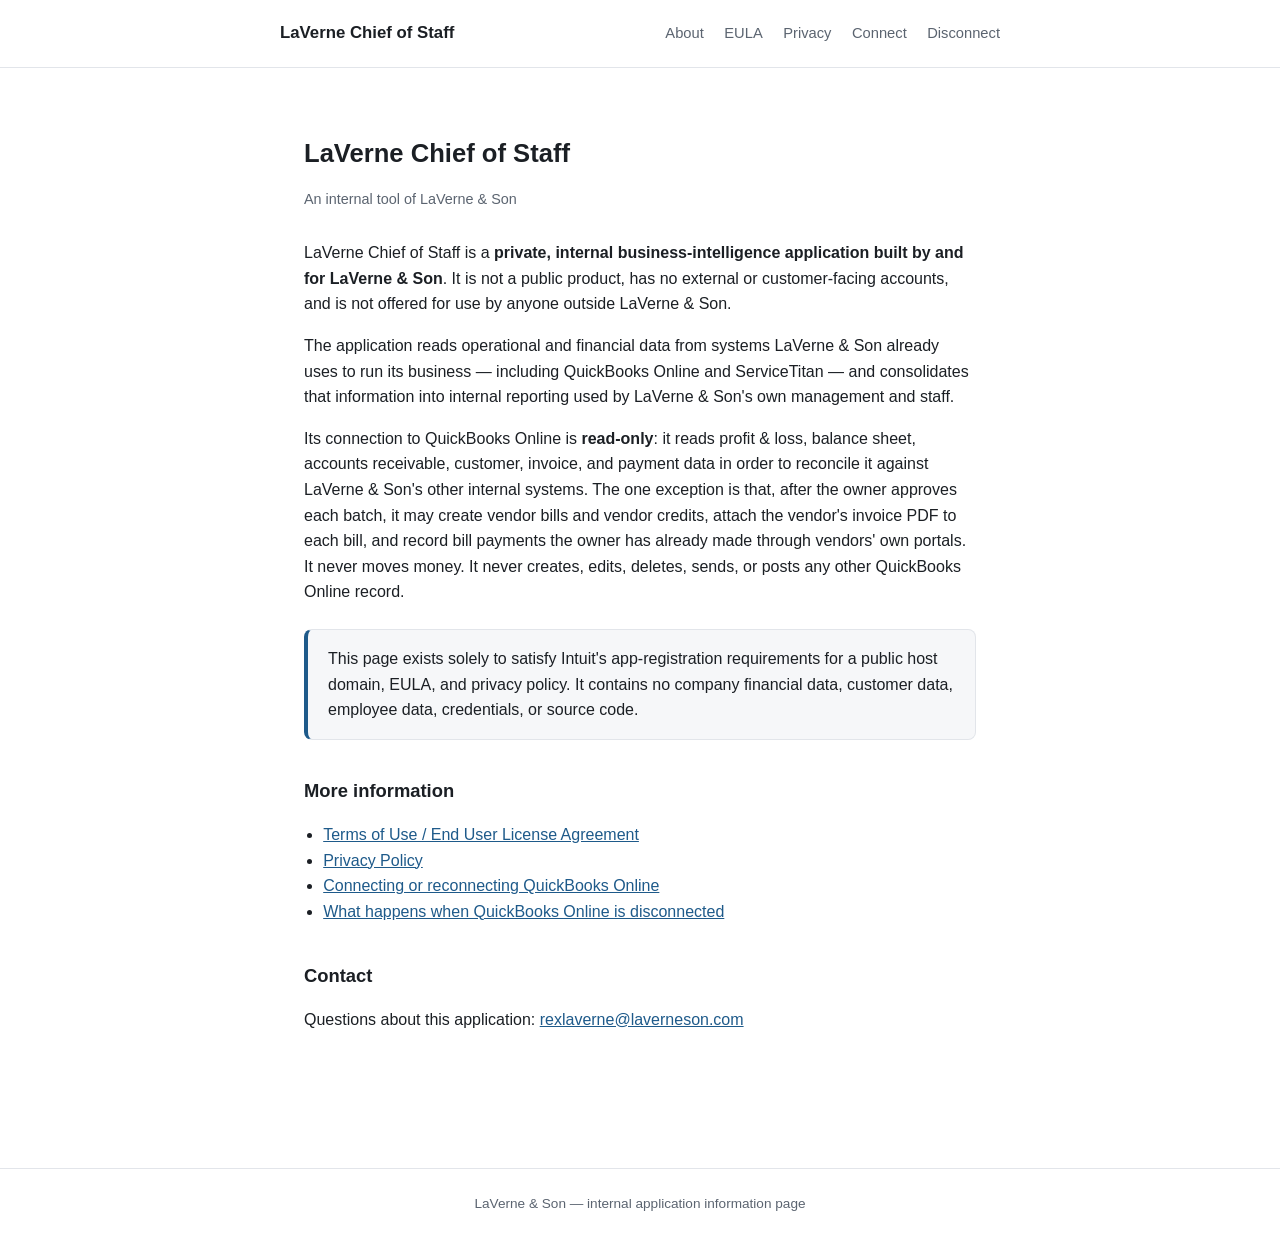
<file: index.html>
<!doctype html>
<html lang="en">
<head>
<meta charset="utf-8">
<meta name="viewport" content="width=device-width, initial-scale=1">
<title>LaVerne Chief of Staff</title>
<link rel="stylesheet" href="style.css">
</head>
<body>
<header class="site">
  <div class="wrap">
    <a class="brand" href="index.html">LaVerne Chief of Staff</a>
    <nav class="site">
      <a href="index.html">About</a>
      <a href="eula.html">EULA</a>
      <a href="privacy.html">Privacy</a>
      <a href="connect.html">Connect</a>
      <a href="disconnected.html">Disconnect</a>
    </nav>
  </div>
</header>

<main class="wrap">
  <h1>LaVerne Chief of Staff</h1>
  <p class="meta">An internal tool of LaVerne &amp; Son</p>

  <p>
    LaVerne Chief of Staff is a <strong>private, internal business-intelligence
    application built by and for LaVerne &amp; Son</strong>. It is not a public
    product, has no external or customer-facing accounts, and is not offered for
    use by anyone outside LaVerne &amp; Son.
  </p>

  <p>
    The application reads operational and financial data from systems LaVerne
    &amp; Son already uses to run its business — including QuickBooks Online and
    ServiceTitan — and consolidates that information into internal reporting used
    by LaVerne &amp; Son's own management and staff.
  </p>

  <p>
    Its connection to QuickBooks Online is <strong>read-only</strong>: it reads
    profit &amp; loss, balance sheet, accounts receivable, customer, invoice, and
    payment data in order to reconcile it against LaVerne &amp; Son's other
    internal systems. The one exception is that, after the owner approves each
    batch, it may create vendor bills and vendor credits, attach the vendor's
    invoice PDF to each bill, and record bill payments the owner has already
    made through vendors' own portals. It never moves money. It never creates, edits, deletes, sends, or posts any other
    QuickBooks Online record.
  </p>

  <div class="callout notice">
    This page exists solely to satisfy Intuit's app-registration requirements
    for a public host domain, EULA, and privacy policy. It contains no company
    financial data, customer data, employee data, credentials, or source code.
  </div>

  <h2>More information</h2>
  <ul>
    <li><a href="eula.html">Terms of Use / End User License Agreement</a></li>
    <li><a href="privacy.html">Privacy Policy</a></li>
    <li><a href="connect.html">Connecting or reconnecting QuickBooks Online</a></li>
    <li><a href="disconnected.html">What happens when QuickBooks Online is disconnected</a></li>
  </ul>

  <h2>Contact</h2>
  <p>Questions about this application: <a href="mailto:rexlaverne@laverneson.com">rexlaverne@laverneson.com</a></p>
</main>

<footer class="site">LaVerne &amp; Son — internal application information page</footer>
</body>
</html>
</file>
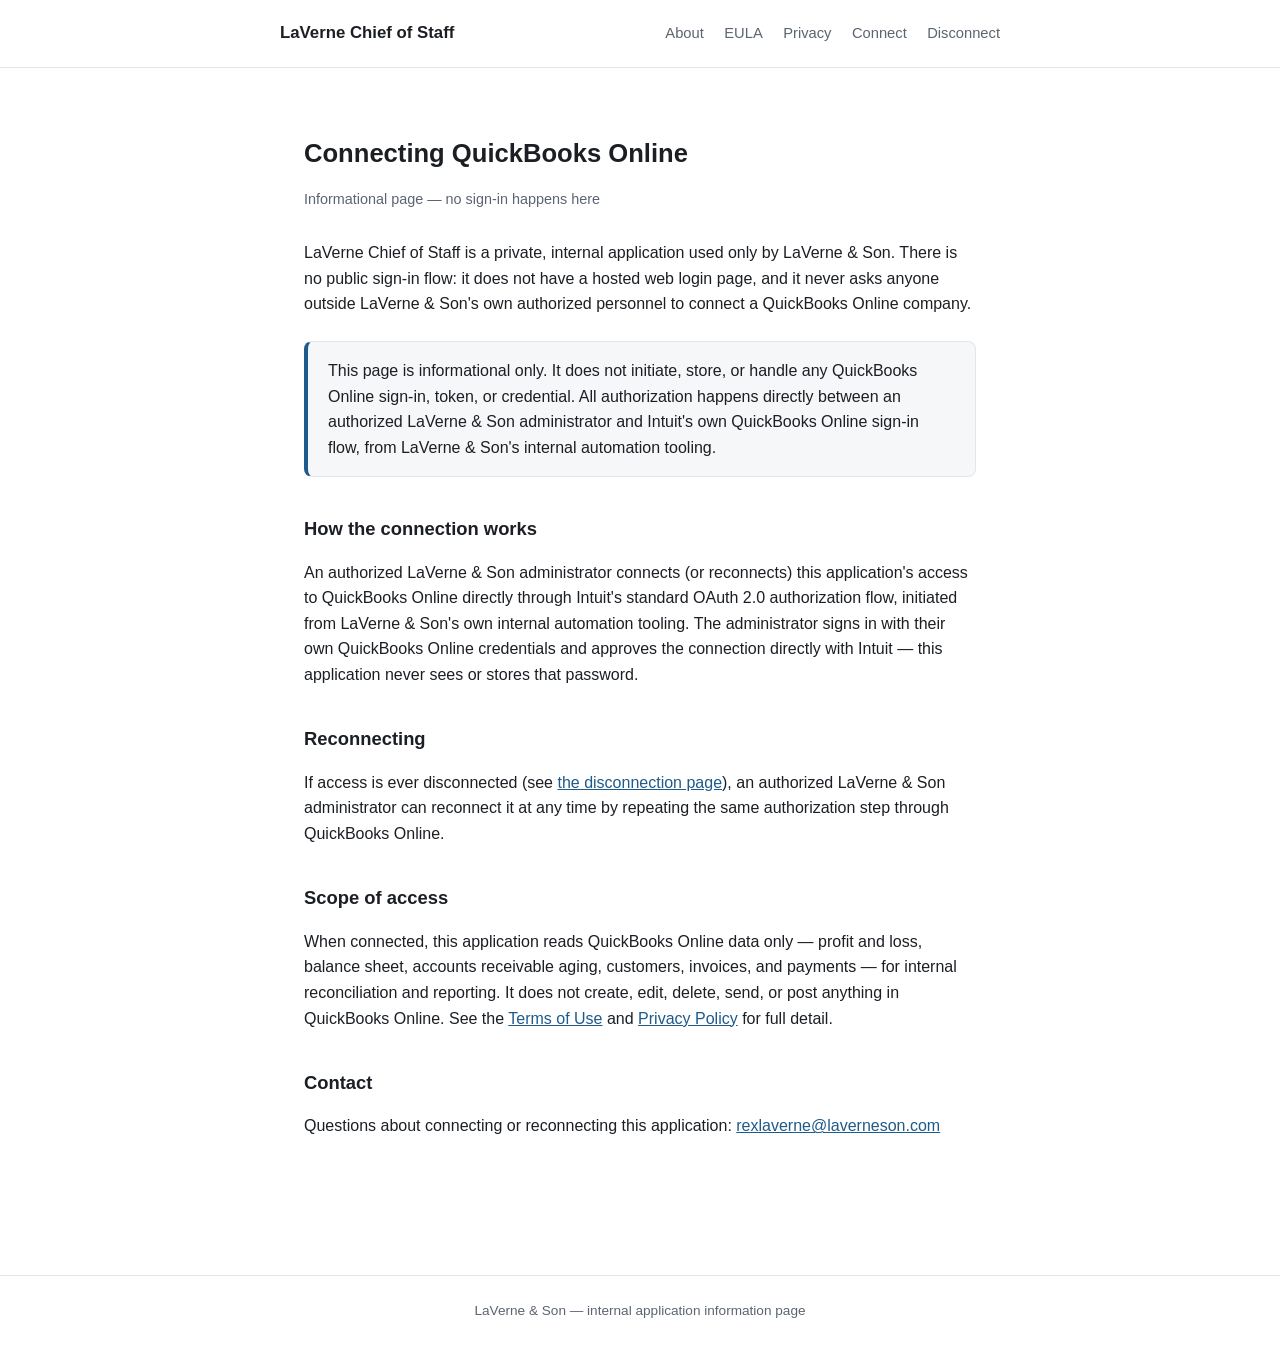
<file: connect.html>
<!doctype html>
<html lang="en">
<head>
<meta charset="utf-8">
<meta name="viewport" content="width=device-width, initial-scale=1">
<title>Connect / Reconnect — LaVerne Chief of Staff</title>
<link rel="stylesheet" href="style.css">
</head>
<body>
<header class="site">
  <div class="wrap">
    <a class="brand" href="index.html">LaVerne Chief of Staff</a>
    <nav class="site">
      <a href="index.html">About</a>
      <a href="eula.html">EULA</a>
      <a href="privacy.html">Privacy</a>
      <a href="connect.html">Connect</a>
      <a href="disconnected.html">Disconnect</a>
    </nav>
  </div>
</header>

<main class="wrap">
  <h1>Connecting QuickBooks Online</h1>
  <p class="meta">Informational page — no sign-in happens here</p>

  <p>
    LaVerne Chief of Staff is a private, internal application used only by
    LaVerne &amp; Son. There is no public sign-in flow: it does not have a
    hosted web login page, and it never asks anyone outside LaVerne &amp;
    Son's own authorized personnel to connect a QuickBooks Online company.
  </p>

  <div class="callout notice">
    This page is informational only. It does not initiate, store, or handle
    any QuickBooks Online sign-in, token, or credential. All authorization
    happens directly between an authorized LaVerne &amp; Son administrator
    and Intuit's own QuickBooks Online sign-in flow, from LaVerne &amp;
    Son's internal automation tooling.
  </div>

  <h2>How the connection works</h2>
  <p>
    An authorized LaVerne &amp; Son administrator connects (or reconnects)
    this application's access to QuickBooks Online directly through Intuit's
    standard OAuth 2.0 authorization flow, initiated from LaVerne &amp;
    Son's own internal automation tooling. The administrator signs in with
    their own QuickBooks Online credentials and approves the connection
    directly with Intuit — this application never sees or stores that
    password.
  </p>

  <h2>Reconnecting</h2>
  <p>
    If access is ever disconnected (see <a href="disconnected.html">the
    disconnection page</a>), an authorized LaVerne &amp; Son administrator
    can reconnect it at any time by repeating the same authorization step
    through QuickBooks Online.
  </p>

  <h2>Scope of access</h2>
  <p>
    When connected, this application reads QuickBooks Online data only —
    profit and loss, balance sheet, accounts receivable aging, customers,
    invoices, and payments — for internal reconciliation and reporting. It
    does not create, edit, delete, send, or post anything in QuickBooks
    Online. See the <a href="eula.html">Terms of Use</a> and
    <a href="privacy.html">Privacy Policy</a> for full detail.
  </p>

  <h2>Contact</h2>
  <p>
    Questions about connecting or reconnecting this application:
    <a href="mailto:rexlaverne@laverneson.com">rexlaverne@laverneson.com</a>
  </p>
</main>

<footer class="site">LaVerne &amp; Son — internal application information page</footer>
</body>
</html>
</file>
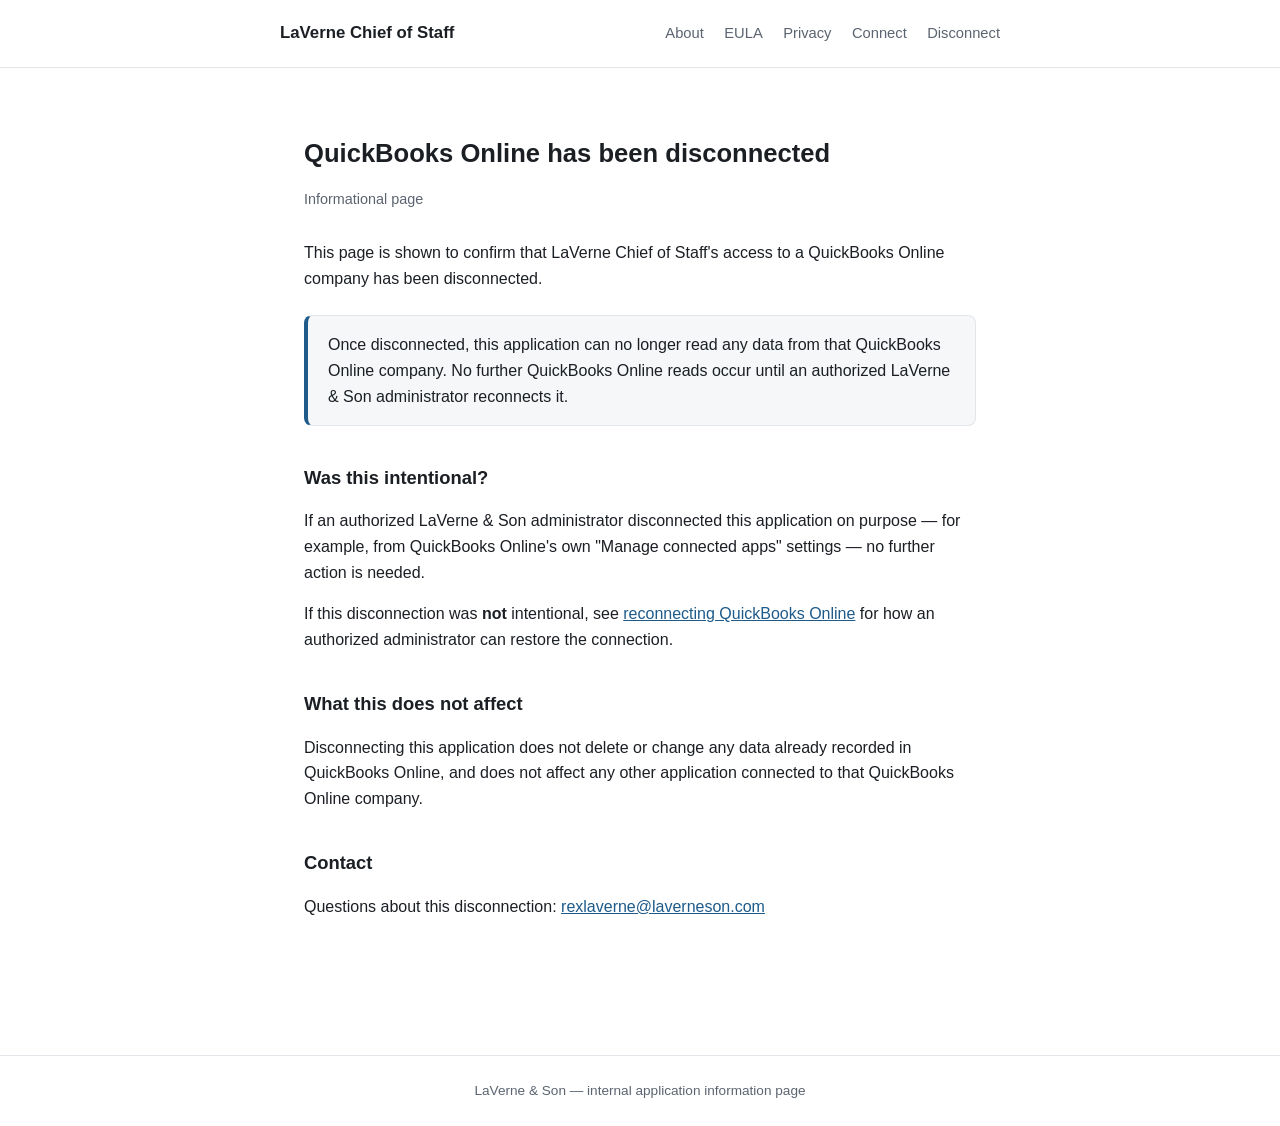
<file: disconnected.html>
<!doctype html>
<html lang="en">
<head>
<meta charset="utf-8">
<meta name="viewport" content="width=device-width, initial-scale=1">
<title>Disconnected — LaVerne Chief of Staff</title>
<link rel="stylesheet" href="style.css">
</head>
<body>
<header class="site">
  <div class="wrap">
    <a class="brand" href="index.html">LaVerne Chief of Staff</a>
    <nav class="site">
      <a href="index.html">About</a>
      <a href="eula.html">EULA</a>
      <a href="privacy.html">Privacy</a>
      <a href="connect.html">Connect</a>
      <a href="disconnected.html">Disconnect</a>
    </nav>
  </div>
</header>

<main class="wrap">
  <h1>QuickBooks Online has been disconnected</h1>
  <p class="meta">Informational page</p>

  <p>
    This page is shown to confirm that LaVerne Chief of Staff's access to a
    QuickBooks Online company has been disconnected.
  </p>

  <div class="callout notice">
    Once disconnected, this application can no longer read any data from
    that QuickBooks Online company. No further QuickBooks Online reads occur
    until an authorized LaVerne &amp; Son administrator reconnects it.
  </div>

  <h2>Was this intentional?</h2>
  <p>
    If an authorized LaVerne &amp; Son administrator disconnected this
    application on purpose — for example, from QuickBooks Online's own
    "Manage connected apps" settings — no further action is needed.
  </p>
  <p>
    If this disconnection was <strong>not</strong> intentional, see
    <a href="connect.html">reconnecting QuickBooks Online</a> for how an
    authorized administrator can restore the connection.
  </p>

  <h2>What this does not affect</h2>
  <p>
    Disconnecting this application does not delete or change any data
    already recorded in QuickBooks Online, and does not affect any other
    application connected to that QuickBooks Online company.
  </p>

  <h2>Contact</h2>
  <p>
    Questions about this disconnection:
    <a href="mailto:rexlaverne@laverneson.com">rexlaverne@laverneson.com</a>
  </p>
</main>

<footer class="site">LaVerne &amp; Son — internal application information page</footer>
</body>
</html>
</file>
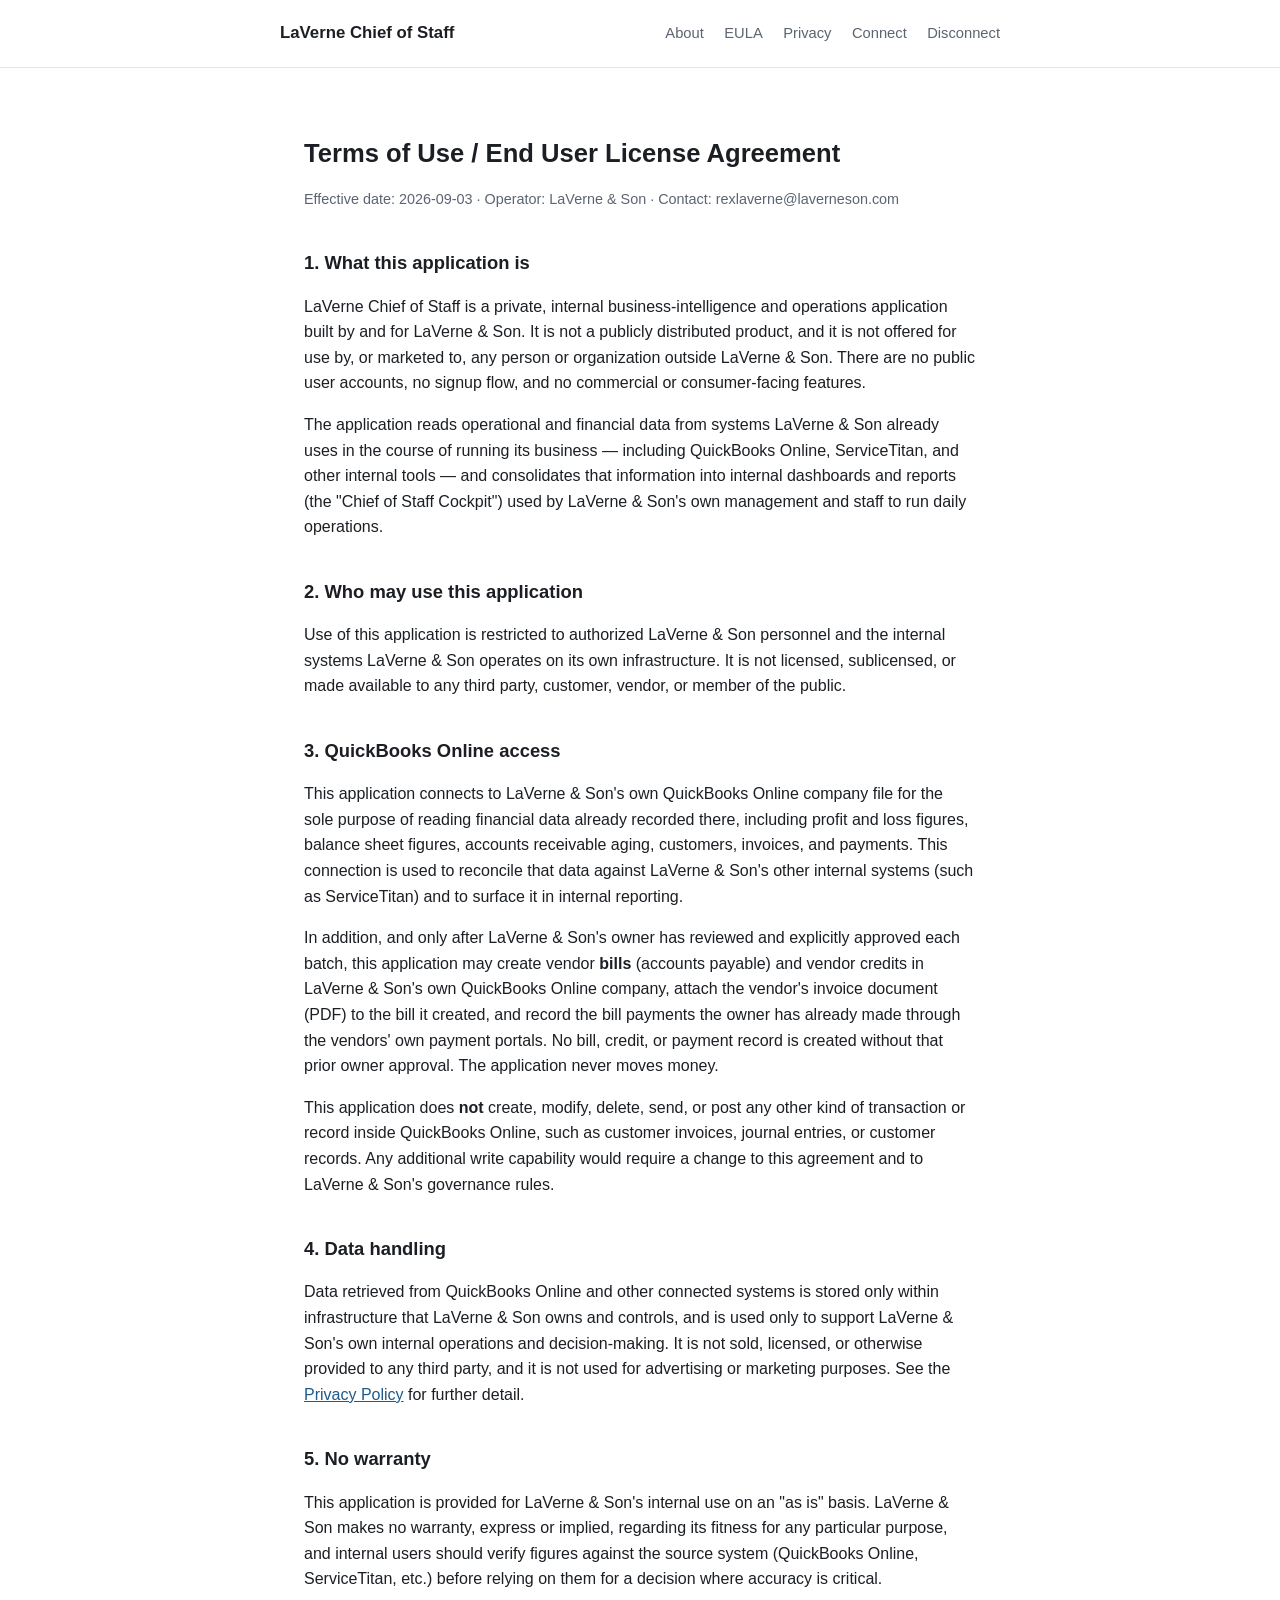
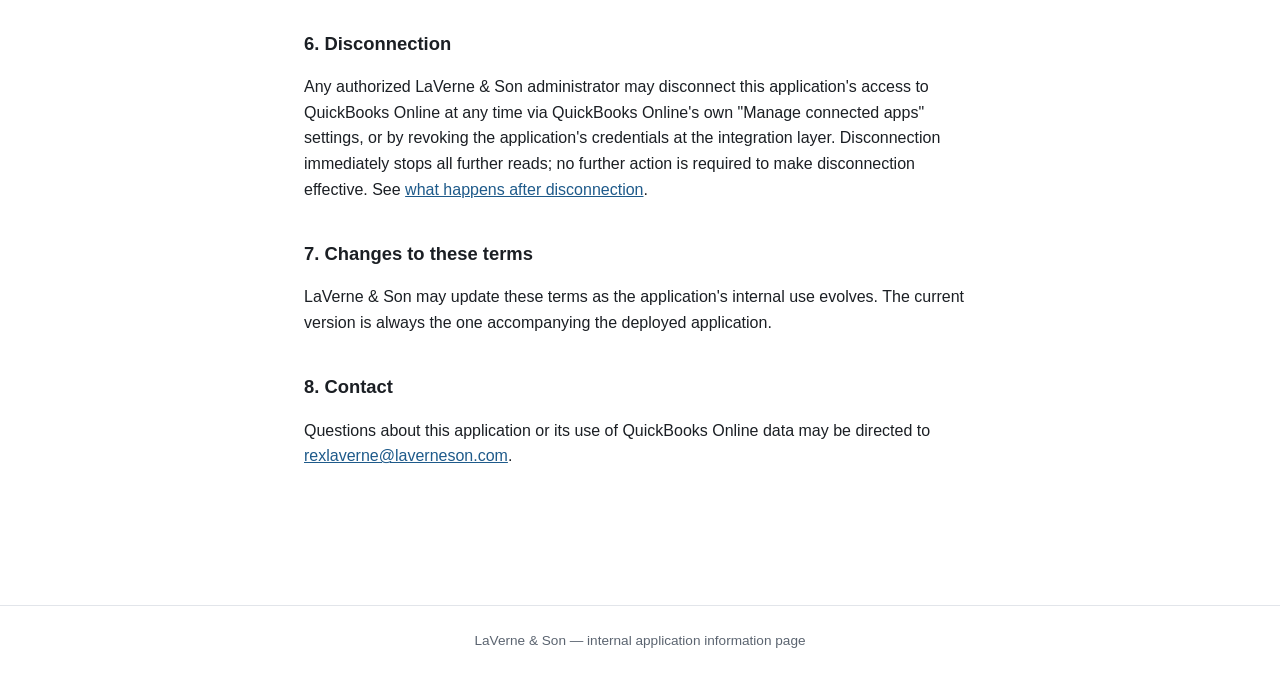
<file: eula.html>
<!doctype html>
<html lang="en">
<head>
<meta charset="utf-8">
<meta name="viewport" content="width=device-width, initial-scale=1">
<title>EULA — LaVerne Chief of Staff</title>
<link rel="stylesheet" href="style.css">
</head>
<body>
<header class="site">
  <div class="wrap">
    <a class="brand" href="index.html">LaVerne Chief of Staff</a>
    <nav class="site">
      <a href="index.html">About</a>
      <a href="eula.html">EULA</a>
      <a href="privacy.html">Privacy</a>
      <a href="connect.html">Connect</a>
      <a href="disconnected.html">Disconnect</a>
    </nav>
  </div>
</header>

<main class="wrap">
  <h1>Terms of Use / End User License Agreement</h1>
  <p class="meta">Effective date: 2026-09-03 &middot; Operator: LaVerne &amp; Son &middot; Contact: rexlaverne@laverneson.com</p>

  <h2>1. What this application is</h2>
  <p>
    LaVerne Chief of Staff is a private, internal business-intelligence and
    operations application built by and for LaVerne &amp; Son. It is not a
    publicly distributed product, and it is not offered for use by, or
    marketed to, any person or organization outside LaVerne &amp; Son. There
    are no public user accounts, no signup flow, and no commercial or
    consumer-facing features.
  </p>
  <p>
    The application reads operational and financial data from systems LaVerne
    &amp; Son already uses in the course of running its business — including
    QuickBooks Online, ServiceTitan, and other internal tools — and
    consolidates that information into internal dashboards and reports (the
    "Chief of Staff Cockpit") used by LaVerne &amp; Son's own management and
    staff to run daily operations.
  </p>

  <h2>2. Who may use this application</h2>
  <p>
    Use of this application is restricted to authorized LaVerne &amp; Son
    personnel and the internal systems LaVerne &amp; Son operates on its own
    infrastructure. It is not licensed, sublicensed, or made available to any
    third party, customer, vendor, or member of the public.
  </p>

  <h2>3. QuickBooks Online access</h2>
  <p>
    This application connects to LaVerne &amp; Son's own QuickBooks Online
    company file for the sole purpose of reading financial data already
    recorded there, including profit and loss figures, balance sheet
    figures, accounts receivable aging, customers, invoices, and payments.
    This connection is used to reconcile that data against LaVerne &amp;
    Son's other internal systems (such as ServiceTitan) and to surface it in
    internal reporting.
  </p>
  <p>
    In addition, and only after LaVerne &amp; Son's owner has reviewed and
    explicitly approved each batch, this application may create vendor
    <strong>bills</strong> (accounts payable) and vendor credits in LaVerne &amp;
    Son's own QuickBooks Online company, attach the vendor's invoice document
    (PDF) to the bill it created, and record the bill payments the owner has
    already made through the vendors' own payment portals. No bill, credit,
    or payment record is created without that prior owner approval. The
    application never moves money.
  </p>
  <p>
    This application does <strong>not</strong> create, modify, delete, send,
    or post any other kind of transaction or record inside QuickBooks Online,
    such as customer invoices, journal entries, or customer records. Any
    additional write capability would require a change to this agreement and
    to LaVerne &amp; Son's governance rules.
  </p>

  <h2>4. Data handling</h2>
  <p>
    Data retrieved from QuickBooks Online and other connected systems is
    stored only within infrastructure that LaVerne &amp; Son owns and
    controls, and is used only to support LaVerne &amp; Son's own internal
    operations and decision-making. It is not sold, licensed, or otherwise
    provided to any third party, and it is not used for advertising or
    marketing purposes. See the <a href="privacy.html">Privacy Policy</a> for
    further detail.
  </p>

  <h2>5. No warranty</h2>
  <p>
    This application is provided for LaVerne &amp; Son's internal use on an
    "as is" basis. LaVerne &amp; Son makes no warranty, express or implied,
    regarding its fitness for any particular purpose, and internal users
    should verify figures against the source system (QuickBooks Online,
    ServiceTitan, etc.) before relying on them for a decision where accuracy
    is critical.
  </p>

  <h2>6. Disconnection</h2>
  <p>
    Any authorized LaVerne &amp; Son administrator may disconnect this
    application's access to QuickBooks Online at any time via QuickBooks
    Online's own "Manage connected apps" settings, or by revoking the
    application's credentials at the integration layer. Disconnection
    immediately stops all further reads; no further action is required to
    make disconnection effective. See <a href="disconnected.html">what
    happens after disconnection</a>.
  </p>

  <h2>7. Changes to these terms</h2>
  <p>
    LaVerne &amp; Son may update these terms as the application's internal
    use evolves. The current version is always the one accompanying the
    deployed application.
  </p>

  <h2>8. Contact</h2>
  <p>
    Questions about this application or its use of QuickBooks Online data may
    be directed to <a href="mailto:rexlaverne@laverneson.com">rexlaverne@laverneson.com</a>.
  </p>
</main>

<footer class="site">LaVerne &amp; Son — internal application information page</footer>
</body>
</html>
</file>
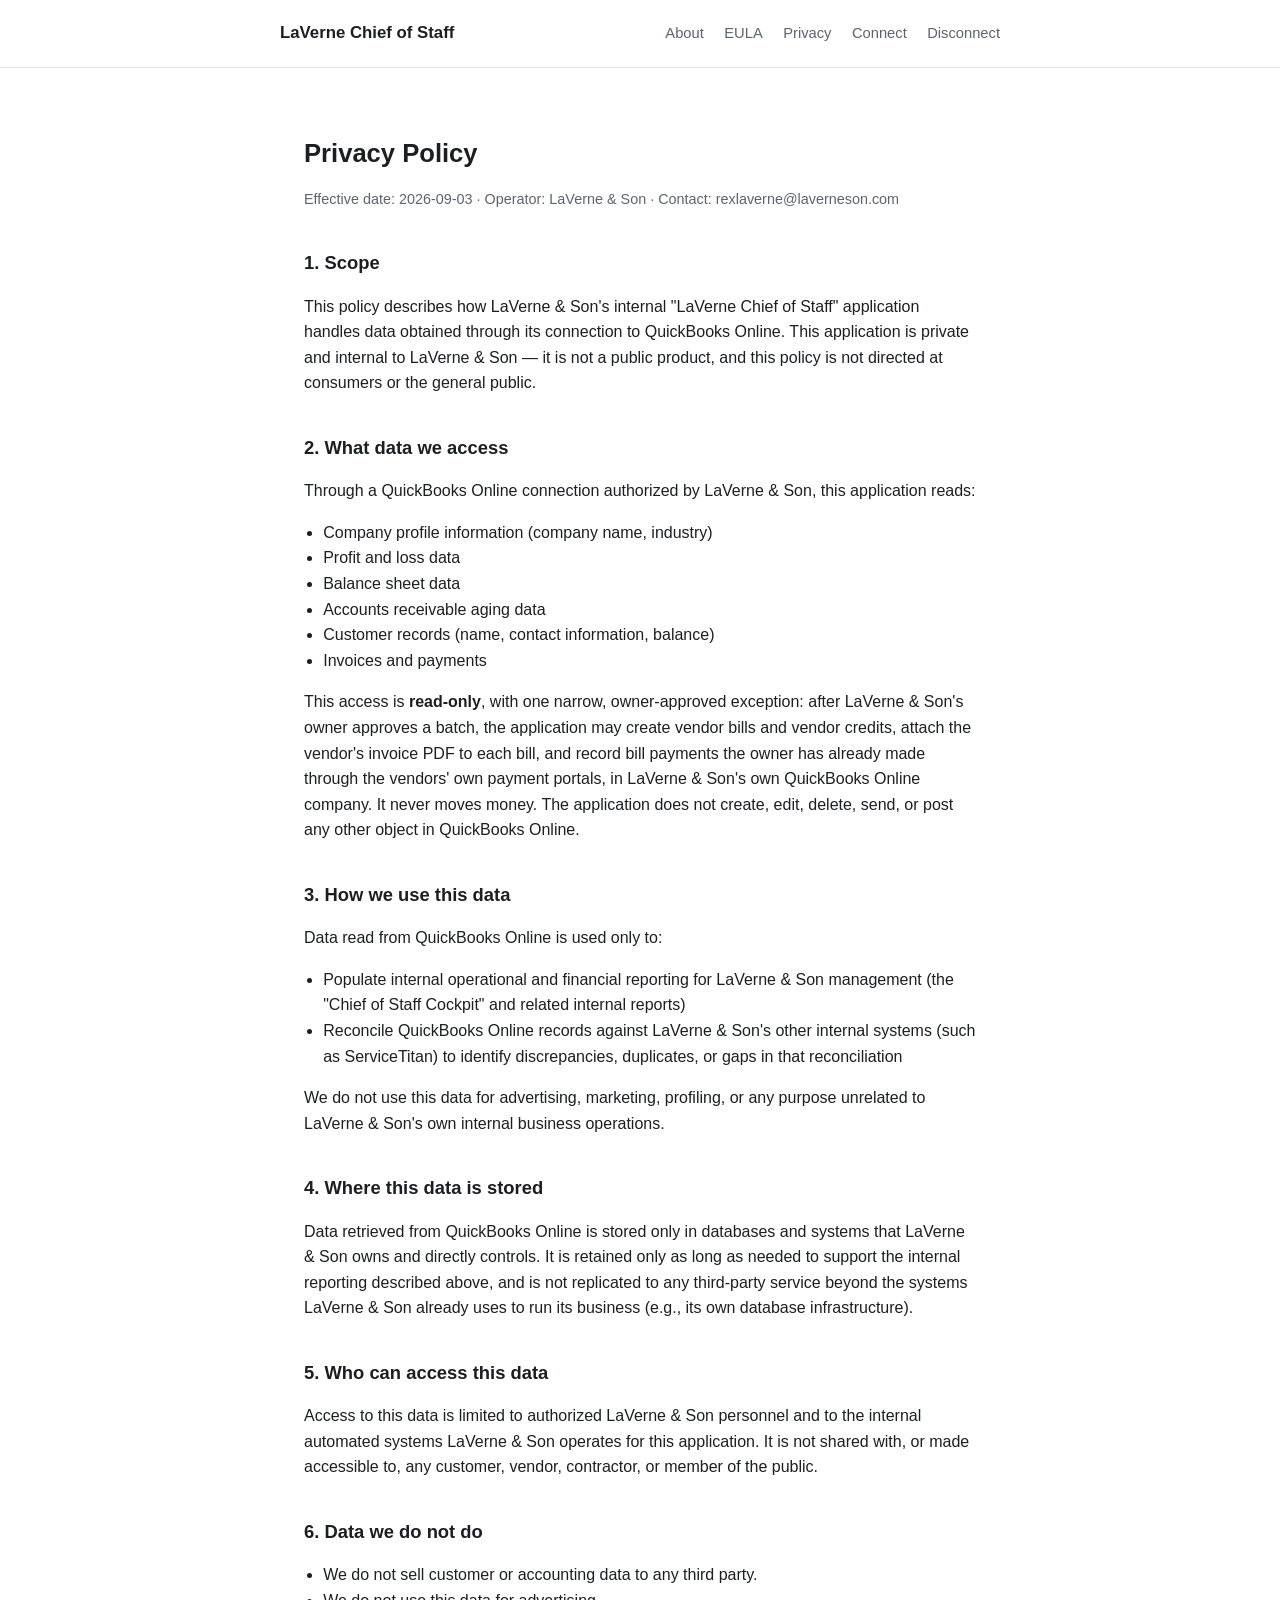
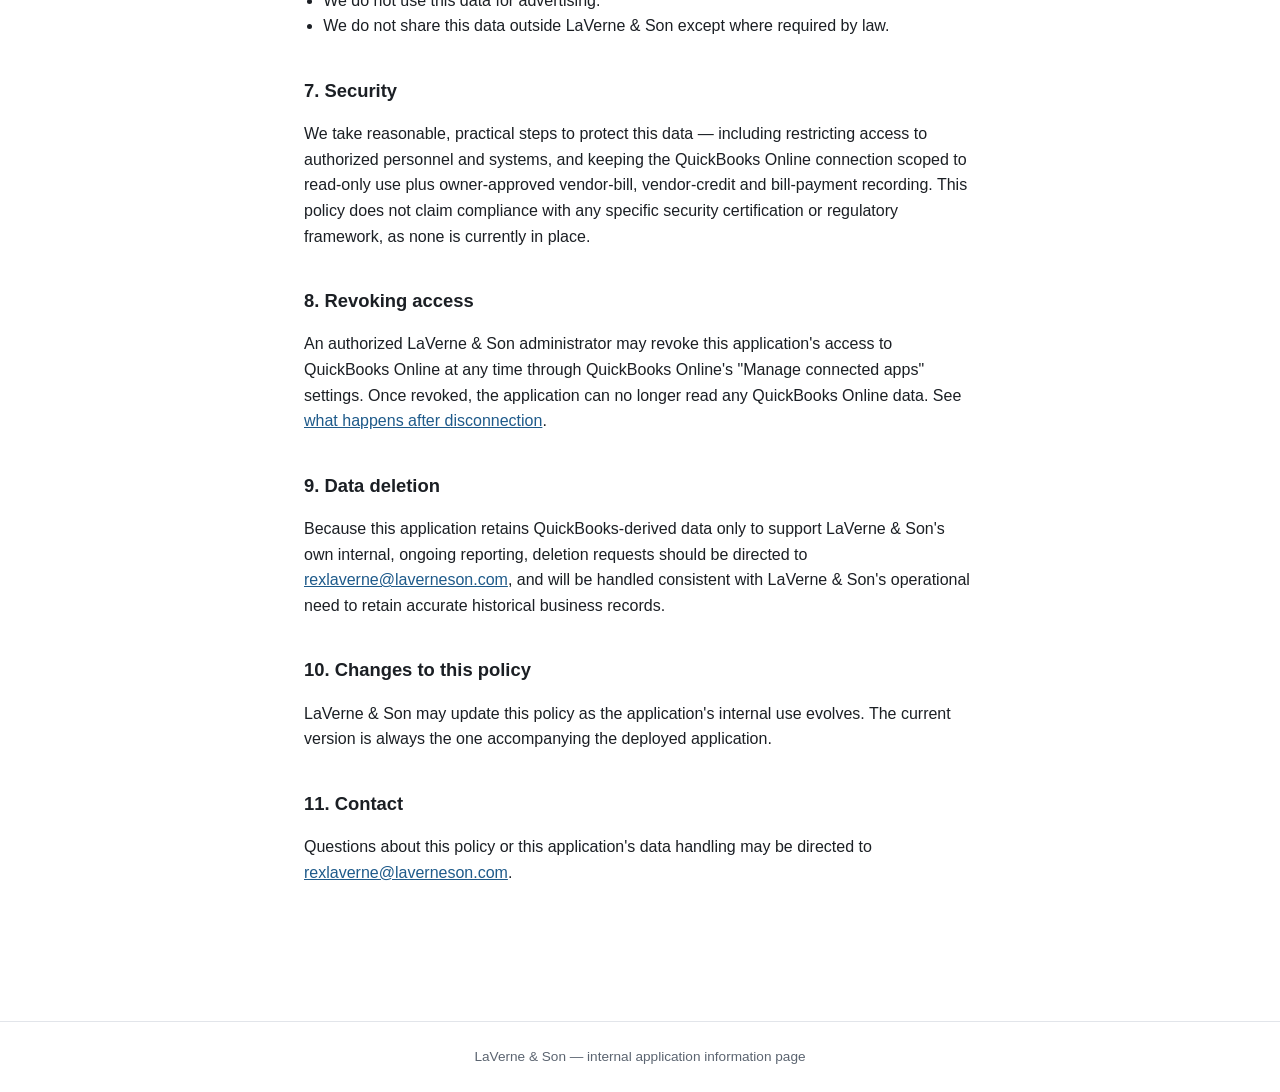
<file: privacy.html>
<!doctype html>
<html lang="en">
<head>
<meta charset="utf-8">
<meta name="viewport" content="width=device-width, initial-scale=1">
<title>Privacy Policy — LaVerne Chief of Staff</title>
<link rel="stylesheet" href="style.css">
</head>
<body>
<header class="site">
  <div class="wrap">
    <a class="brand" href="index.html">LaVerne Chief of Staff</a>
    <nav class="site">
      <a href="index.html">About</a>
      <a href="eula.html">EULA</a>
      <a href="privacy.html">Privacy</a>
      <a href="connect.html">Connect</a>
      <a href="disconnected.html">Disconnect</a>
    </nav>
  </div>
</header>

<main class="wrap">
  <h1>Privacy Policy</h1>
  <p class="meta">Effective date: 2026-09-03 &middot; Operator: LaVerne &amp; Son &middot; Contact: rexlaverne@laverneson.com</p>

  <h2>1. Scope</h2>
  <p>
    This policy describes how LaVerne &amp; Son's internal "LaVerne Chief of
    Staff" application handles data obtained through its connection to
    QuickBooks Online. This application is private and internal to LaVerne
    &amp; Son — it is not a public product, and this policy is not directed
    at consumers or the general public.
  </p>

  <h2>2. What data we access</h2>
  <p>Through a QuickBooks Online connection authorized by LaVerne &amp; Son, this application reads:</p>
  <ul>
    <li>Company profile information (company name, industry)</li>
    <li>Profit and loss data</li>
    <li>Balance sheet data</li>
    <li>Accounts receivable aging data</li>
    <li>Customer records (name, contact information, balance)</li>
    <li>Invoices and payments</li>
  </ul>
  <p>
    This access is <strong>read-only</strong>, with one narrow, owner-approved
    exception: after LaVerne &amp; Son's owner approves a batch, the
    application may create vendor bills and vendor credits, attach the
    vendor's invoice PDF to each bill, and record bill payments the owner has
    already made through the vendors' own payment portals, in LaVerne &amp; Son's
    own QuickBooks Online company. It never moves money. The
    application does not create, edit, delete, send, or post any other object
    in QuickBooks Online.
  </p>

  <h2>3. How we use this data</h2>
  <p>Data read from QuickBooks Online is used only to:</p>
  <ul>
    <li>Populate internal operational and financial reporting for LaVerne &amp; Son management (the "Chief of Staff Cockpit" and related internal reports)</li>
    <li>Reconcile QuickBooks Online records against LaVerne &amp; Son's other internal systems (such as ServiceTitan) to identify discrepancies, duplicates, or gaps in that reconciliation</li>
  </ul>
  <p>
    We do not use this data for advertising, marketing, profiling, or any
    purpose unrelated to LaVerne &amp; Son's own internal business
    operations.
  </p>

  <h2>4. Where this data is stored</h2>
  <p>
    Data retrieved from QuickBooks Online is stored only in databases and
    systems that LaVerne &amp; Son owns and directly controls. It is
    retained only as long as needed to support the internal reporting
    described above, and is not replicated to any third-party service
    beyond the systems LaVerne &amp; Son already uses to run its business
    (e.g., its own database infrastructure).
  </p>

  <h2>5. Who can access this data</h2>
  <p>
    Access to this data is limited to authorized LaVerne &amp; Son personnel
    and to the internal automated systems LaVerne &amp; Son operates for
    this application. It is not shared with, or made accessible to, any
    customer, vendor, contractor, or member of the public.
  </p>

  <h2>6. Data we do not do</h2>
  <ul>
    <li>We do not sell customer or accounting data to any third party.</li>
    <li>We do not use this data for advertising.</li>
    <li>We do not share this data outside LaVerne &amp; Son except where required by law.</li>
  </ul>

  <h2>7. Security</h2>
  <p>
    We take reasonable, practical steps to protect this data — including
    restricting access to authorized personnel and systems, and keeping the
    QuickBooks Online connection scoped to read-only use plus owner-approved vendor-bill, vendor-credit and bill-payment recording. This policy does
    not claim compliance with any specific security certification or
    regulatory framework, as none is currently in place.
  </p>

  <h2>8. Revoking access</h2>
  <p>
    An authorized LaVerne &amp; Son administrator may revoke this
    application's access to QuickBooks Online at any time through
    QuickBooks Online's "Manage connected apps" settings. Once revoked, the
    application can no longer read any QuickBooks Online data. See <a href="disconnected.html">what happens after disconnection</a>.
  </p>

  <h2>9. Data deletion</h2>
  <p>
    Because this application retains QuickBooks-derived data only to
    support LaVerne &amp; Son's own internal, ongoing reporting, deletion
    requests should be directed to
    <a href="mailto:rexlaverne@laverneson.com">rexlaverne@laverneson.com</a>,
    and will be handled consistent with LaVerne &amp; Son's operational need
    to retain accurate historical business records.
  </p>

  <h2>10. Changes to this policy</h2>
  <p>
    LaVerne &amp; Son may update this policy as the application's internal
    use evolves. The current version is always the one accompanying the
    deployed application.
  </p>

  <h2>11. Contact</h2>
  <p>
    Questions about this policy or this application's data handling may be
    directed to <a href="mailto:rexlaverne@laverneson.com">rexlaverne@laverneson.com</a>.
  </p>
</main>

<footer class="site">LaVerne &amp; Son — internal application information page</footer>
</body>
</html>
</file>
<file: style.css>
:root {
  color-scheme: light;
  --ink: #1b1f24;
  --muted: #5b6470;
  --bg: #ffffff;
  --panel: #f6f7f9;
  --border: #e2e5ea;
  --accent: #1e5a8a;
}

* { box-sizing: border-box; }

body {
  margin: 0;
  background: var(--bg);
  color: var(--ink);
  font-family: -apple-system, BlinkMacSystemFont, "Segoe UI", Roboto, Helvetica, Arial, sans-serif;
  line-height: 1.6;
}

.wrap {
  max-width: 720px;
  margin: 0 auto;
  padding: 48px 24px 72px;
}

header.site {
  border-bottom: 1px solid var(--border);
  padding: 20px 24px;
}

header.site .wrap {
  max-width: 720px;
  margin: 0 auto;
  padding: 0;
  display: flex;
  align-items: baseline;
  justify-content: space-between;
  gap: 16px;
  flex-wrap: wrap;
}

header.site a.brand {
  font-weight: 700;
  color: var(--ink);
  text-decoration: none;
  font-size: 1.05rem;
}

nav.site a {
  color: var(--muted);
  text-decoration: none;
  margin-left: 16px;
  font-size: 0.92rem;
}

nav.site a:hover { color: var(--accent); }

h1 { font-size: 1.6rem; margin-bottom: 0.3em; }
h2 { font-size: 1.15rem; margin-top: 2em; }

.meta {
  color: var(--muted);
  font-size: 0.9rem;
  margin-bottom: 2em;
}

.callout {
  background: var(--panel);
  border: 1px solid var(--border);
  border-radius: 8px;
  padding: 16px 20px;
  margin: 1.5em 0;
}

.callout.notice { border-left: 4px solid var(--accent); }

a { color: var(--accent); }

footer.site {
  border-top: 1px solid var(--border);
  margin-top: 48px;
  padding: 24px;
  color: var(--muted);
  font-size: 0.85rem;
  text-align: center;
}

ul { padding-left: 1.2em; }
</file>
